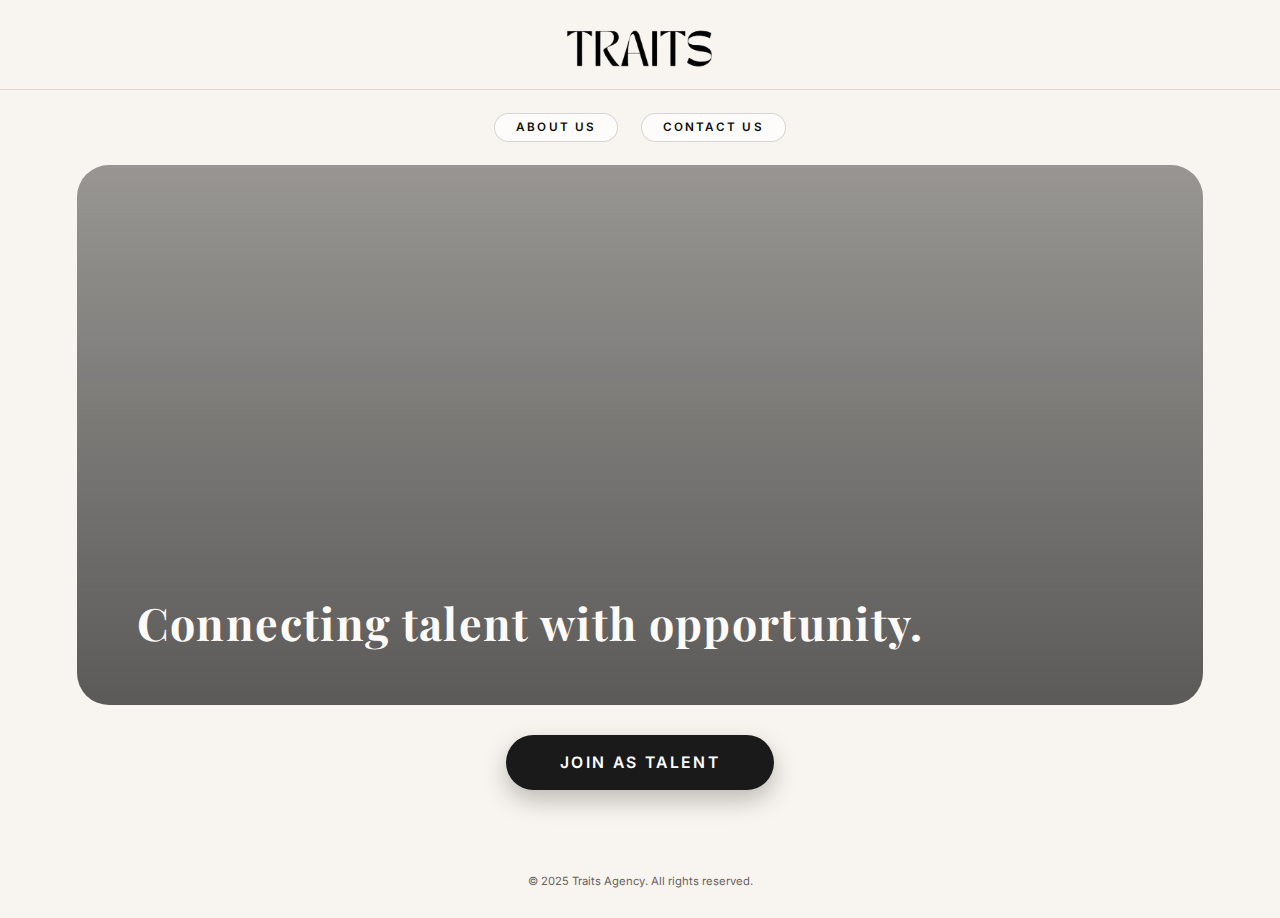
<file: index.html>
<!DOCTYPE html>
<html lang="en">
  <head>
    <meta charset="utf-8" />
    <meta name="viewport" content="width=device-width, initial-scale=1" />
    <title>Traits Agency</title>
    <meta
      name="description"
      content="Traits Agency curates thoughtful talent for fashion, film, and digital campaigns with a minimalist approach."
    />
    <link rel="preconnect" href="https://fonts.googleapis.com" />
    <link rel="preconnect" href="https://fonts.gstatic.com" crossorigin />
    <link
      href="https://fonts.googleapis.com/css2?family=Inter:wght@400;500;600&family=Playfair+Display:wght@500;600&family=Prata&display=swap"
      rel="stylesheet"
    />
    <link rel="stylesheet" href="styles.css" />
  </head>
  <body>
    <div class="page-shell">
      <header class="top-nav">
        <a class="brand" href="index.html">
          <img src="traits-logo.png" alt="Traits Agency" class="brand-logo" />
        </a>
      </header>

      <main>
        <nav class="hero-nav" aria-label="Primary">
          <a href="about.html">About Us</a>
          <a href="contact.html">Contact Us</a>
        </nav>

        <section class="hero" aria-labelledby="hero-title">
          <div class="hero-inner">
            <h1 id="hero-title">Connecting talent with opportunity.</h1>
          </div>
        </section>

        <section class="hero-actions">
          <div class="cta-panel">
            <a class="btn btn-primary" href="apply.html">Join as Talent</a>
          </div>
        </section>
      </main>

      <footer class="page-footer">
        <small>&copy; 2025 Traits Agency. All rights reserved.</small>
      </footer>
    </div>
  </body>
</html>
</file>
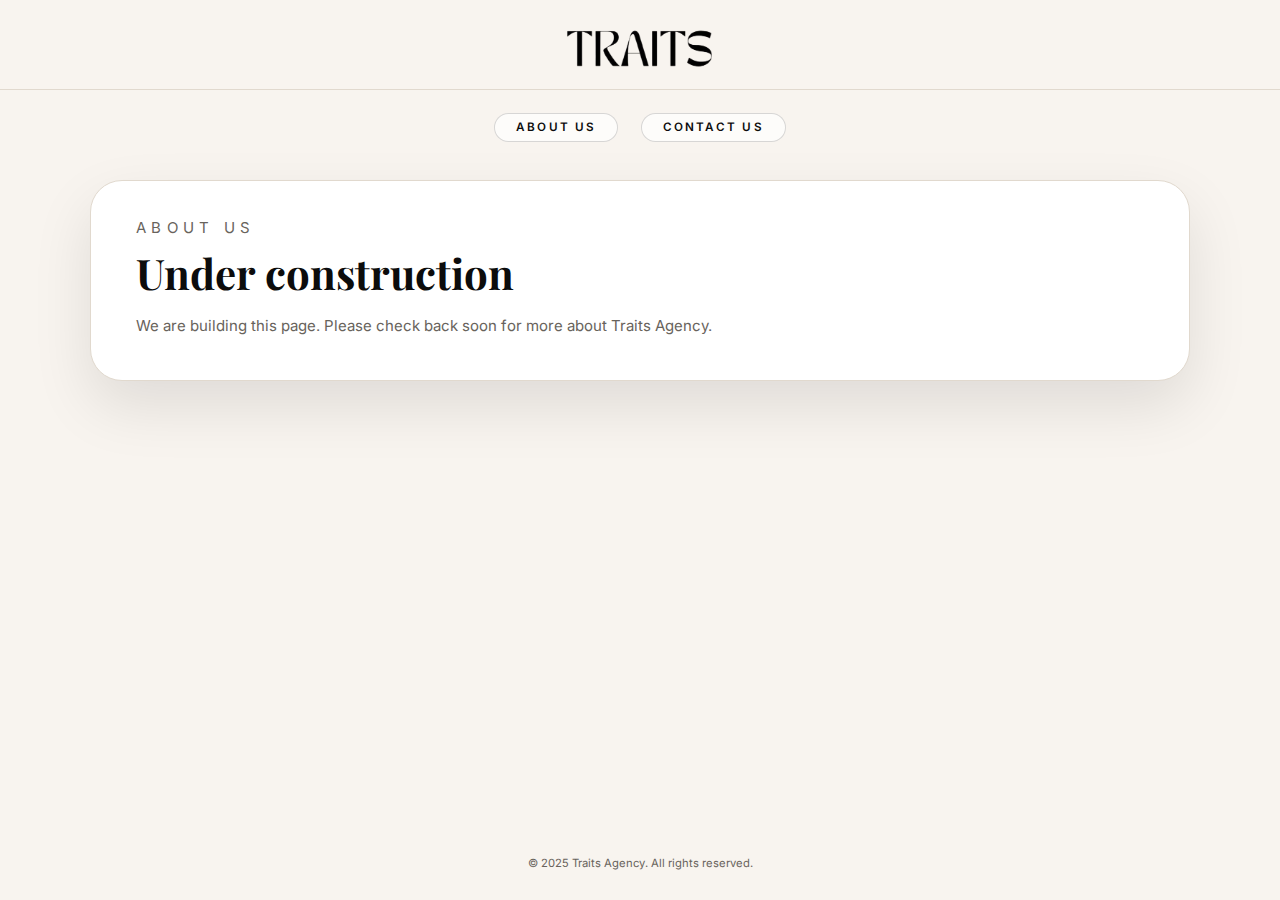
<file: about.html>
<!DOCTYPE html>
<html lang="en">
  <head>
    <meta charset="utf-8" />
    <meta name="viewport" content="width=device-width, initial-scale=1" />
    <title>About Us - Traits Agency</title>
    <meta
      name="description"
      content="Learn more about the philosophy and people behind Traits Agency."
    />
    <link rel="preconnect" href="https://fonts.googleapis.com" />
    <link rel="preconnect" href="https://fonts.gstatic.com" crossorigin />
    <link
      href="https://fonts.googleapis.com/css2?family=Inter:wght@400;500;600&family=Playfair+Display:wght@500;600&family=Prata&display=swap"
      rel="stylesheet"
    />
    <link rel="stylesheet" href="styles.css" />
  </head>
  <body>
    <div class="page-shell">
      <header class="top-nav">
        <a class="brand" href="index.html">
          <img src="traits-logo.png" alt="Traits Agency" class="brand-logo" />
        </a>
      </header>

      <main>
        <nav class="hero-nav" aria-label="Primary">
          <a href="about.html">About Us</a>
          <a href="contact.html">Contact Us</a>
        </nav>
        <section class="about-hero">
          <p class="eyebrow">About Us</p>
          <h1>Under construction</h1>
          <p>We are building this page. Please check back soon for more about Traits Agency.</p>
        </section>
      </main>

      <footer class="page-footer">
        <small>&copy; 2025 Traits Agency. All rights reserved.</small>
      </footer>
    </div>
  </body>
</html>
</file>
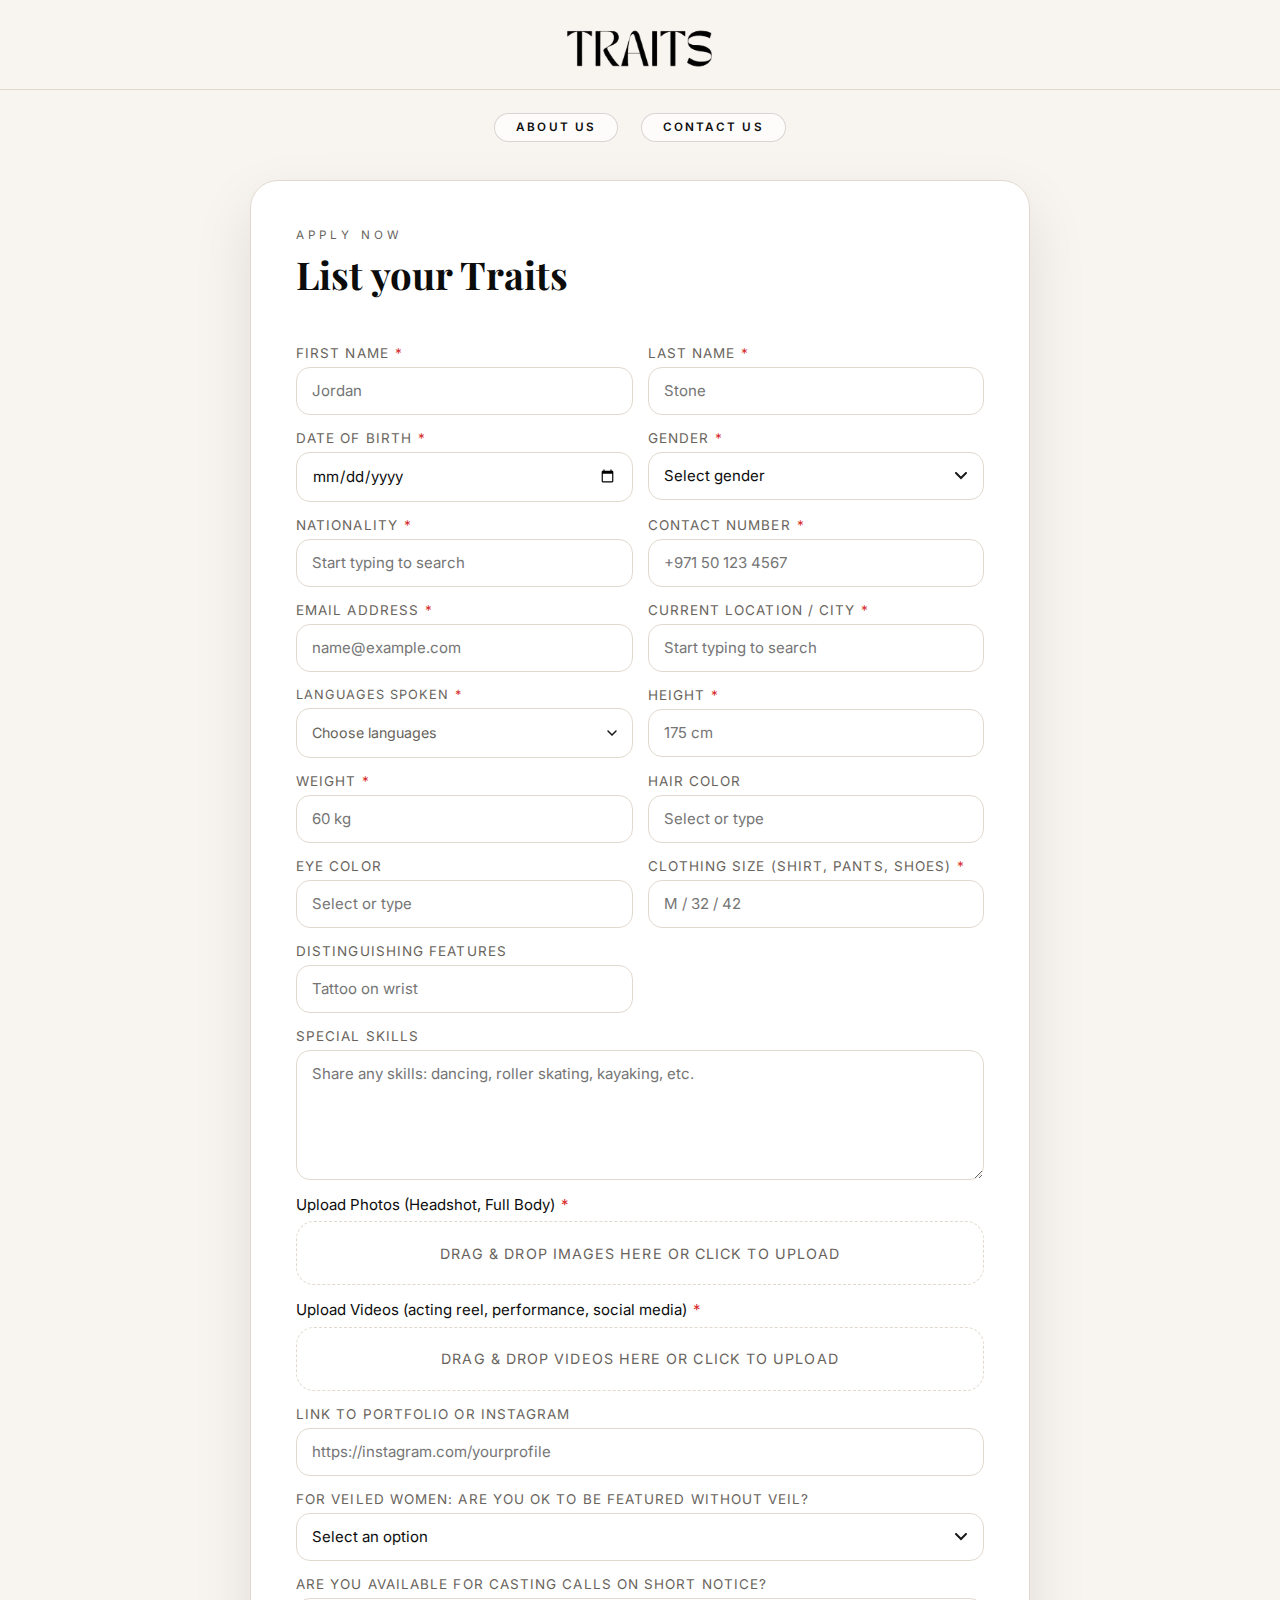
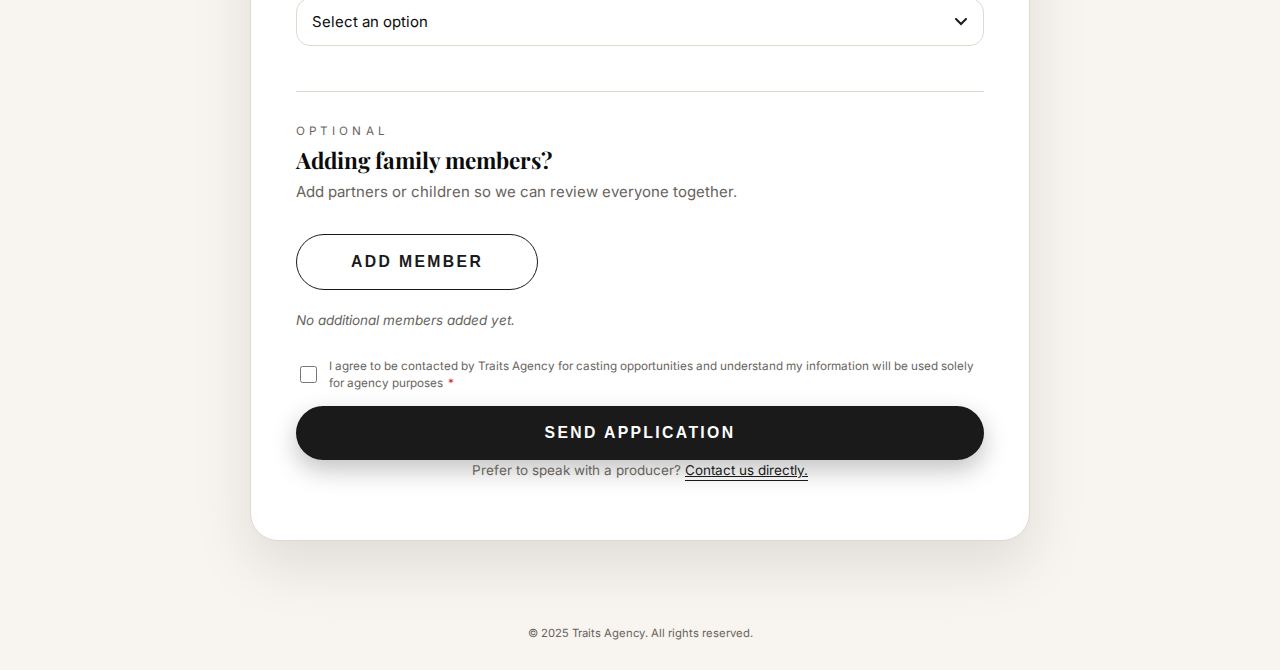
<file: apply.html>
<!DOCTYPE html>
<html lang="en">
  <head>
    <meta charset="utf-8" />
    <meta name="viewport" content="width=device-width, initial-scale=1" />
    <title>Apply - Traits Agency</title>
    <meta
      name="description"
      content="Submit an application to Traits Agency to be considered for upcoming talent opportunities."
    />
    <link rel="preconnect" href="https://fonts.googleapis.com" />
    <link rel="preconnect" href="https://fonts.gstatic.com" crossorigin />
    <link
      href="https://fonts.googleapis.com/css2?family=Inter:wght@400;500;600&family=Playfair+Display:wght@500;600&family=Prata&display=swap"
      rel="stylesheet"
    />
    <link rel="stylesheet" href="styles.css" />
  </head>
  <body>
    <div class="page-shell">
      <header class="top-nav">
        <a class="brand" href="index.html">
          <img src="traits-logo.png" alt="Traits Agency" class="brand-logo" />
        </a>
      </header>

      <main>
        <nav class="hero-nav" aria-label="Primary">
          <a href="about.html">About Us</a>
          <a href="contact.html">Contact Us</a>
        </nav>
        <section class="form-section">
          <div class="form-card">
            <p class="eyebrow">Apply now</p>
            <h1>List your Traits</h1>

            <form
              id="application-form"
              class="form-grid"
              action="https://4nlsyfz1.rpcl.app/webhook/88eafe9d-ad03-4a66-9622-0519ef7f92b6"
              method="post"
              enctype="multipart/form-data"
            >
              <div class="form-grid two-column">
                <label>
                  <span class="field-label">
                    First Name <span class="required-star">*</span>
                  </span>
                  <input type="text" name="first_name" required placeholder="Jordan" />
                </label>
                <label>
                  <span class="field-label">
                    Last Name <span class="required-star">*</span>
                  </span>
                  <input type="text" name="last_name" required placeholder="Stone" />
                </label>
                <label>
                  <span class="field-label">
                    Date of Birth <span class="required-star">*</span>
                  </span>
                  <input type="date" name="dob" required />
                </label>
                <label>
                  <span class="field-label">
                    Gender <span class="required-star">*</span>
                  </span>
                  <select name="gender" required>
                    <option value="" disabled selected>Select gender</option>
                    <option value="female">Female</option>
                    <option value="male">Male</option>
                  </select>
                </label>
                <label>
                  <span class="field-label">
                    Nationality <span class="required-star">*</span>
                  </span>
                  <input
                    type="text"
                    name="nationality"
                    list="nationality-list"
                    required
                    placeholder="Start typing to search"
                  />
                </label>
                <label>
                  <span class="field-label">
                    Contact Number <span class="required-star">*</span>
                  </span>
                  <input type="tel" name="phone" required placeholder="+971 50 123 4567" />
                </label>
                <label>
                  <span class="field-label">
                    Email Address <span class="required-star">*</span>
                  </span>
                  <input type="email" name="email" required placeholder="name@example.com" />
                </label>
                <label>
                  <span class="field-label">
                    Current Location / City <span class="required-star">*</span>
                  </span>
                  <input
                    type="text"
                    name="location"
                    list="city-list"
                    required
                    placeholder="Start typing to search"
                  />
                </label>
                <div class="language-select">
                  <span class="language-select-label field-label">
                    Languages Spoken <span class="required-star">*</span>
                  </span>
                  <div class="language-select-input" tabindex="0" role="combobox" aria-expanded="false">
                    <div class="language-select-tags" aria-live="polite"></div>
                    <span class="language-select-placeholder">Choose languages</span>
                    <span class="language-select-arrow" aria-hidden="true"></span>
                  </div>
                  <div class="language-select-menu" role="listbox">
                    <button type="button" data-value="Afrikaans">Afrikaans</button>
                    <button type="button" data-value="Albanian">Albanian</button>
                    <button type="button" data-value="Amharic">Amharic</button>
                    <button type="button" data-value="Arabic">Arabic</button>
                    <button type="button" data-value="Armenian">Armenian</button>
                    <button type="button" data-value="Bengali">Bengali</button>
                    <button type="button" data-value="Bulgarian">Bulgarian</button>
                    <button type="button" data-value="Burmese">Burmese</button>
                    <button type="button" data-value="Cantonese">Cantonese</button>
                    <button type="button" data-value="Croatian">Croatian</button>
                    <button type="button" data-value="Czech">Czech</button>
                    <button type="button" data-value="Danish">Danish</button>
                    <button type="button" data-value="Dutch">Dutch</button>
                    <button type="button" data-value="English">English</button>
                    <button type="button" data-value="Estonian">Estonian</button>
                    <button type="button" data-value="Farsi">Farsi</button>
                    <button type="button" data-value="Finnish">Finnish</button>
                    <button type="button" data-value="French">French</button>
                    <button type="button" data-value="Georgian">Georgian</button>
                    <button type="button" data-value="German">German</button>
                    <button type="button" data-value="Greek">Greek</button>
                    <button type="button" data-value="Hebrew">Hebrew</button>
                    <button type="button" data-value="Hindi">Hindi</button>
                    <button type="button" data-value="Hungarian">Hungarian</button>
                    <button type="button" data-value="Indonesian">Indonesian</button>
                    <button type="button" data-value="Italian">Italian</button>
                    <button type="button" data-value="Japanese">Japanese</button>
                    <button type="button" data-value="Korean">Korean</button>
                    <button type="button" data-value="Latvian">Latvian</button>
                    <button type="button" data-value="Lithuanian">Lithuanian</button>
                    <button type="button" data-value="Malay">Malay</button>
                    <button type="button" data-value="Mandarin Chinese">Mandarin Chinese</button>
                    <button type="button" data-value="Norwegian">Norwegian</button>
                    <button type="button" data-value="Polish">Polish</button>
                    <button type="button" data-value="Portuguese">Portuguese</button>
                    <button type="button" data-value="Romanian">Romanian</button>
                    <button type="button" data-value="Russian">Russian</button>
                    <button type="button" data-value="Serbian">Serbian</button>
                    <button type="button" data-value="Somali">Somali</button>
                    <button type="button" data-value="Spanish">Spanish</button>
                    <button type="button" data-value="Swahili">Swahili</button>
                    <button type="button" data-value="Swedish">Swedish</button>
                    <button type="button" data-value="Tagalog">Tagalog</button>
                    <button type="button" data-value="Thai">Thai</button>
                    <button type="button" data-value="Turkish">Turkish</button>
                    <button type="button" data-value="Ukrainian">Ukrainian</button>
                    <button type="button" data-value="Urdu">Urdu</button>
                    <button type="button" data-value="Vietnamese">Vietnamese</button>
                  </div>
                  <input type="hidden" name="languages" required />
                </div>
                <label>
                  <span class="field-label">
                    Height <span class="required-star">*</span>
                  </span>
                  <input type="text" name="height" required placeholder="175 cm" />
                </label>
                <label>
                  <span class="field-label">
                    Weight <span class="required-star">*</span>
                  </span>
                  <input type="text" name="weight" required placeholder="60 kg" />
                </label>
                <label>
                  Hair Color
                  <input
                    type="text"
                    name="hair_color"
                    list="hair-color-list"
                    placeholder="Select or type"
                  />
                </label>
                <label>
                  Eye Color
                  <input
                    type="text"
                    name="eye_color"
                    list="eye-color-list"
                    placeholder="Select or type"
                  />
                </label>
                <label>
                  <span class="field-label">
                    Clothing Size (Shirt, Pants, Shoes) <span class="required-star">*</span>
                  </span>
                  <input
                    type="text"
                    name="clothing_size"
                    required
                    placeholder="M / 32 / 42"
                    pattern="^[A-Za-z]{1,3}\s?\/\s?\d{1,2}\s?\/\s?\d{1,2}$"
                    title="Use the format Shirt / Pants / Shoes, e.g. M / 32 / 42"
                  />
                </label>
                <label>
                  Distinguishing features
                  <input type="text" name="features" placeholder="Tattoo on wrist" />
                </label>
              </div>

              <label>
                Special skills
                <textarea
                  name="skills"
                  placeholder="Share any skills: dancing, roller skating, kayaking, etc."
                ></textarea>
              </label>

              <div class="drop-group">
                <span class="field-label">
                  Upload Photos (Headshot, Full Body) <span class="required-star">*</span>
                </span>
                <label class="dropzone">
                  <input type="file" name="photos" accept="image/*" multiple required />
                  <span class="dropzone-text">Drag & drop images here or click to upload</span>
                </label>
              </div>
              <div class="drop-group">
                <span class="field-label">
                  Upload Videos (acting reel, performance, social media) <span class="required-star">*</span>
                </span>
                <label class="dropzone">
                  <input type="file" name="videos" accept="video/*" multiple required />
                  <span class="dropzone-text">Drag & drop videos here or click to upload</span>
                </label>
              </div>

              <label>
                Link to Portfolio or Instagram
                <input type="url" name="portfolio" placeholder="https://instagram.com/yourprofile" />
              </label>

              <label>
                For veiled women: are you ok to be featured without veil?
                <select name="veil_preference">
                  <option value="" selected disabled>Select an option</option>
                  <option value="yes">Yes</option>
                  <option value="no">No</option>
                </select>
              </label>
              <label>
                Are you available for casting calls on short notice?
                <select name="short_notice">
                  <option value="" selected disabled>Select an option</option>
                  <option value="yes">Yes</option>
                  <option value="no">No</option>
                </select>
              </label>

              <section class="family-section">
                <div class="family-header">
                  <div>
                    <p class="eyebrow">Optional</p>
                    <h2>Adding family members?</h2>
                    <p>Add partners or children so we can review everyone together.</p>
                  </div>
                  <button type="button" class="btn btn-outline add-member-btn">Add member</button>
                </div>
                <div class="family-members" data-empty-text="No additional members added yet."></div>
              </section>

              <template id="family-member-template">
                <div class="family-member">
                  <div class="member-head">
                    <div>
                      <p class="member-label"></p>
                      <small>Fill in details for this person.</small>
                    </div>
                    <button type="button" class="remove-member" aria-label="Remove member">&times;</button>
                  </div>
                  <div class="member-grid form-grid two-column">
                    <label>
                      <span class="field-label">
                        First Name <span class="required-star">*</span>
                      </span>
                      <input type="text" name="member_first_name[]" required placeholder="Alex" />
                    </label>
                    <label>
                      <span class="field-label">
                        Last Name <span class="required-star">*</span>
                      </span>
                      <input type="text" name="member_last_name[]" required placeholder="Taylor" />
                    </label>
                    <label>
                      <span class="field-label">
                        Date of Birth <span class="required-star">*</span>
                      </span>
                      <input type="date" name="member_dob[]" required />
                    </label>
                    <label>
                      <span class="field-label">
                        Gender <span class="required-star">*</span>
                      </span>
                      <select name="member_gender[]" required>
                        <option value="" disabled selected>Select gender</option>
                        <option value="female">Female</option>
                        <option value="male">Male</option>
                      </select>
                    </label>
                    <label>
                      <span class="field-label">
                        Relation to applicant <span class="required-star">*</span>
                      </span>
                      <input type="text" name="member_relation[]" required placeholder="Sibling" />
                    </label>
                    <label>
                      <span class="field-label">
                        Contact Number <span class="required-star">*</span>
                      </span>
                      <input type="tel" name="member_phone[]" required placeholder="+971 50 123 4567" />
                    </label>
                    <label>
                      <span class="field-label">
                        Email Address <span class="required-star">*</span>
                      </span>
                      <input type="email" name="member_email[]" required placeholder="name@example.com" />
                    </label>
                    <label>
                      <span class="field-label">
                        Nationality <span class="required-star">*</span>
                      </span>
                      <input
                        type="text"
                        name="member_nationality[]"
                        list="nationality-list"
                        required
                        placeholder="Start typing to search"
                      />
                    </label>
                    <label>
                      <span class="field-label">
                        Current Location / City <span class="required-star">*</span>
                      </span>
                      <input
                        type="text"
                        name="member_location[]"
                        list="city-list"
                        required
                        placeholder="Start typing to search"
                      />
                    </label>
                    <div class="language-select">
                      <span class="language-select-label field-label">
                        Languages Spoken <span class="required-star">*</span>
                      </span>
                      <div class="language-select-input" tabindex="0" role="combobox" aria-expanded="false">
                        <div class="language-select-tags" aria-live="polite"></div>
                        <span class="language-select-placeholder">Choose languages</span>
                        <span class="language-select-arrow" aria-hidden="true"></span>
                      </div>
                      <div class="language-select-menu" role="listbox">
                        <button type="button" data-value="Afrikaans">Afrikaans</button>
                        <button type="button" data-value="Albanian">Albanian</button>
                        <button type="button" data-value="Amharic">Amharic</button>
                        <button type="button" data-value="Arabic">Arabic</button>
                        <button type="button" data-value="Armenian">Armenian</button>
                        <button type="button" data-value="Bengali">Bengali</button>
                        <button type="button" data-value="Bulgarian">Bulgarian</button>
                        <button type="button" data-value="Burmese">Burmese</button>
                        <button type="button" data-value="Cantonese">Cantonese</button>
                        <button type="button" data-value="Croatian">Croatian</button>
                        <button type="button" data-value="Czech">Czech</button>
                        <button type="button" data-value="Danish">Danish</button>
                        <button type="button" data-value="Dutch">Dutch</button>
                        <button type="button" data-value="English">English</button>
                        <button type="button" data-value="Estonian">Estonian</button>
                        <button type="button" data-value="Farsi">Farsi</button>
                        <button type="button" data-value="Finnish">Finnish</button>
                        <button type="button" data-value="French">French</button>
                        <button type="button" data-value="Georgian">Georgian</button>
                        <button type="button" data-value="German">German</button>
                        <button type="button" data-value="Greek">Greek</button>
                        <button type="button" data-value="Hebrew">Hebrew</button>
                        <button type="button" data-value="Hindi">Hindi</button>
                        <button type="button" data-value="Hungarian">Hungarian</button>
                        <button type="button" data-value="Indonesian">Indonesian</button>
                        <button type="button" data-value="Italian">Italian</button>
                        <button type="button" data-value="Japanese">Japanese</button>
                        <button type="button" data-value="Korean">Korean</button>
                        <button type="button" data-value="Latvian">Latvian</button>
                        <button type="button" data-value="Lithuanian">Lithuanian</button>
                        <button type="button" data-value="Malay">Malay</button>
                        <button type="button" data-value="Mandarin Chinese">Mandarin Chinese</button>
                        <button type="button" data-value="Norwegian">Norwegian</button>
                        <button type="button" data-value="Polish">Polish</button>
                        <button type="button" data-value="Portuguese">Portuguese</button>
                        <button type="button" data-value="Romanian">Romanian</button>
                        <button type="button" data-value="Russian">Russian</button>
                        <button type="button" data-value="Serbian">Serbian</button>
                        <button type="button" data-value="Somali">Somali</button>
                        <button type="button" data-value="Spanish">Spanish</button>
                        <button type="button" data-value="Swahili">Swahili</button>
                        <button type="button" data-value="Swedish">Swedish</button>
                        <button type="button" data-value="Tagalog">Tagalog</button>
                        <button type="button" data-value="Thai">Thai</button>
                        <button type="button" data-value="Turkish">Turkish</button>
                        <button type="button" data-value="Ukrainian">Ukrainian</button>
                        <button type="button" data-value="Urdu">Urdu</button>
                        <button type="button" data-value="Vietnamese">Vietnamese</button>
                      </div>
                      <input type="hidden" name="member_languages[]" required />
                    </div>
                    <label>
                      <span class="field-label">
                        Height <span class="required-star">*</span>
                      </span>
                      <input type="text" name="member_height[]" required placeholder="150 cm" />
                    </label>
                    <label>
                      <span class="field-label">
                        Weight <span class="required-star">*</span>
                      </span>
                      <input type="text" name="member_weight[]" required placeholder="45 kg" />
                    </label>
                    <label>
                      Hair Color
                      <input
                        type="text"
                        name="member_hair[]"
                        list="hair-color-list"
                        placeholder="Select or type"
                      />
                    </label>
                    <label>
                      Eye Color
                      <input
                        type="text"
                        name="member_eye[]"
                        list="eye-color-list"
                        placeholder="Select or type"
                      />
                    </label>
                    <label>
                      Clothing Size (Shirt, Pants, Shoes)
                      <input
                        type="text"
                        name="member_clothing[]"
                        placeholder="S / 28 / 38"
                        pattern="^[A-Za-z]{1,3}\s?\/\s?\d{1,2}\s?\/\s?\d{1,2}$"
                        title="Use the format Shirt / Pants / Shoes, e.g. M / 32 / 42"
                      />
                    </label>
                    <label>
                      Distinguishing features
                      <input type="text" name="member_features[]" placeholder="Birthmark on hand" />
                    </label>
                  </div>
                  <label>
                    Special skills
                    <textarea
                      name="member_skills[]"
                      placeholder="Share any skills: dancing, roller skating, kayaking, etc."
                    ></textarea>
                  </label>
                  <div class="drop-group member-media">
                    <span class="field-label">
                      Upload Photos for this member <span class="required-star">*</span>
                    </span>
                    <label class="dropzone">
                      <input type="file" name="member_photos[]" accept="image/*" multiple required />
                      <span class="dropzone-text">Drag & drop images here or click to upload</span>
                    </label>
                  </div>
                    <div class="drop-group member-media">
                    <span class="field-label">
                      Upload Videos for this member <span class="required-star">*</span>
                    </span>
                    <label class="dropzone">
                      <input type="file" name="member_videos[]" accept="video/*" multiple required />
                      <span class="dropzone-text">Drag & drop videos here or click to upload</span>
                    </label>
                  </div>
                </div>
              </template>

              <label class="checkbox">
                <input type="checkbox" name="consent" required />
                <span>
                  I agree to be contacted by Traits Agency for casting opportunities and understand my
                  information will be used solely for agency purposes
                  <span class="required-star">*</span>
                </span>
              </label>

              <button type="submit" class="btn btn-primary">Send application</button>

              <datalist id="nationality-list">
                <option value="Afghan"></option>
                <option value="Albanian"></option>
                <option value="Algerian"></option>
                <option value="Andorran"></option>
                <option value="Angolan"></option>
                <option value="Antiguan and Barbudan"></option>
                <option value="Argentine"></option>
                <option value="Armenian"></option>
                <option value="Australian"></option>
                <option value="Austrian"></option>
                <option value="Azerbaijani"></option>
                <option value="Bahamian"></option>
                <option value="Bahraini"></option>
                <option value="Bangladeshi"></option>
                <option value="Barbadian"></option>
                <option value="Belarusian"></option>
                <option value="Belgian"></option>
                <option value="Belizean"></option>
                <option value="Beninese"></option>
                <option value="Bhutanese"></option>
                <option value="Bolivian"></option>
                <option value="Bosnian and Herzegovinian"></option>
                <option value="Botswanan"></option>
                <option value="Brazilian"></option>
                <option value="Bruneian"></option>
                <option value="Bulgarian"></option>
                <option value="Burkinabé"></option>
                <option value="Burundian"></option>
                <option value="Cabo Verdean"></option>
                <option value="Cambodian"></option>
                <option value="Cameroonian"></option>
                <option value="Canadian"></option>
                <option value="Central African"></option>
                <option value="Chadian"></option>
                <option value="Chilean"></option>
                <option value="Chinese"></option>
                <option value="Colombian"></option>
                <option value="Comorian"></option>
                <option value="Congolese (Republic)"></option>
                <option value="Congolese (DRC)"></option>
                <option value="Costa Rican"></option>
                <option value="Croatian"></option>
                <option value="Cuban"></option>
                <option value="Cypriot"></option>
                <option value="Czech"></option>
                <option value="Danish"></option>
                <option value="Djiboutian"></option>
                <option value="Dominican"></option>
                <option value="Dominican (Republic)"></option>
                <option value="Dutch"></option>
                <option value="Ecuadorian"></option>
                <option value="Egyptian"></option>
                <option value="El Salvadoran"></option>
                <option value="Equatorial Guinean"></option>
                <option value="Eritrean"></option>
                <option value="Estonian"></option>
                <option value="Eswatini"></option>
                <option value="Ethiopian"></option>
                <option value="Fijian"></option>
                <option value="Finnish"></option>
                <option value="French"></option>
                <option value="Gabonese"></option>
                <option value="Gambian"></option>
                <option value="Georgian"></option>
                <option value="German"></option>
                <option value="Ghanaian"></option>
                <option value="Greek"></option>
                <option value="Grenadian"></option>
                <option value="Guatemalan"></option>
                <option value="Guinean"></option>
                <option value="Guinea-Bissauan"></option>
                <option value="Guyanese"></option>
                <option value="Haitian"></option>
                <option value="Honduran"></option>
                <option value="Hungarian"></option>
                <option value="Icelandic"></option>
                <option value="Indian"></option>
                <option value="Indonesian"></option>
                <option value="Iranian"></option>
                <option value="Iraqi"></option>
                <option value="Irish"></option>
                <option value="Israeli"></option>
                <option value="Italian"></option>
                <option value="Jamaican"></option>
                <option value="Japanese"></option>
                <option value="Jordanian"></option>
                <option value="Kazakh"></option>
                <option value="Kenyan"></option>
                <option value="Kiribati"></option>
                <option value="Kuwaiti"></option>
                <option value="Kyrgyz"></option>
                <option value="Lao"></option>
                <option value="Latvian"></option>
                <option value="Lebanese"></option>
                <option value="Lesotho"></option>
                <option value="Liberian"></option>
                <option value="Libyan"></option>
                <option value="Liechtensteiner"></option>
                <option value="Lithuanian"></option>
                <option value="Luxembourgish"></option>
                <option value="Malagasy"></option>
                <option value="Malawian"></option>
                <option value="Malaysian"></option>
                <option value="Maldivian"></option>
                <option value="Malian"></option>
                <option value="Maltese"></option>
                <option value="Marshallese"></option>
                <option value="Mauritanian"></option>
                <option value="Mauritian"></option>
                <option value="Mexican"></option>
                <option value="Micronesian"></option>
                <option value="Moldovan"></option>
                <option value="Monacan"></option>
                <option value="Mongolian"></option>
                <option value="Montenegrin"></option>
                <option value="Moroccan"></option>
                <option value="Mozambican"></option>
                <option value="Myanmar"></option>
                <option value="Namibian"></option>
                <option value="Nauruan"></option>
                <option value="Nepalese"></option>
                <option value="New Zealander"></option>
                <option value="Nicaraguan"></option>
                <option value="Nigerien"></option>
                <option value="Nigerian"></option>
                <option value="North Korean"></option>
                <option value="North Macedonian"></option>
                <option value="Norwegian"></option>
                <option value="Omani"></option>
                <option value="Pakistani"></option>
                <option value="Palauan"></option>
                <option value="Panamanian"></option>
                <option value="Papua New Guinean"></option>
                <option value="Paraguayan"></option>
                <option value="Peruvian"></option>
                <option value="Philippine"></option>
                <option value="Polish"></option>
                <option value="Portuguese"></option>
                <option value="Qatari"></option>
                <option value="Romanian"></option>
                <option value="Russian"></option>
                <option value="Rwandan"></option>
                <option value="Saint Kitts and Nevis"></option>
                <option value="Saint Lucian"></option>
                <option value="Saint Vincentian"></option>
                <option value="Samoan"></option>
                <option value="San Marinese"></option>
                <option value="Sao Tomean"></option>
                <option value="Saudi"></option>
                <option value="Senegalese"></option>
                <option value="Serbian"></option>
                <option value="Seychellois"></option>
                <option value="Sierra Leonean"></option>
                <option value="Singaporean"></option>
                <option value="Slovak"></option>
                <option value="Slovenian"></option>
                <option value="Solomon Islander"></option>
                <option value="Somali"></option>
                <option value="South African"></option>
                <option value="South Korean"></option>
                <option value="South Sudanese"></option>
                <option value="Spanish"></option>
                <option value="Sri Lankan"></option>
                <option value="Sudanese"></option>
                <option value="Surinamese"></option>
                <option value="Swazi"></option>
                <option value="Swedish"></option>
                <option value="Swiss"></option>
                <option value="Syrian"></option>
                <option value="Taiwanese"></option>
                <option value="Tajik"></option>
                <option value="Tanzanian"></option>
                <option value="Thai"></option>
                <option value="Timorese"></option>
                <option value="Togolese"></option>
                <option value="Tongan"></option>
                <option value="Trinidadian and Tobagonian"></option>
                <option value="Tunisian"></option>
                <option value="Turkish"></option>
                <option value="Turkmen"></option>
                <option value="Tuvaluan"></option>
                <option value="Ugandan"></option>
                <option value="Ukrainian"></option>
                <option value="United Arab Emirates"></option>
                <option value="United Kingdom"></option>
                <option value="United States"></option>
                <option value="Uruguayan"></option>
                <option value="Uzbek"></option>
                <option value="Vanuatuan"></option>
                <option value="Vatican"></option>
                <option value="Venezuelan"></option>
                <option value="Vietnamese"></option>
                <option value="Yemeni"></option>
                <option value="Zambian"></option>
                <option value="Zimbabwean"></option>
              </datalist>
              <datalist id="city-list">
                <option value="Abu Dhabi"></option>
                <option value="Alexandria"></option>
                <option value="Amman"></option>
                <option value="Antalya"></option>
                <option value="Athens"></option>
                <option value="Bangkok"></option>
                <option value="Barcelona"></option>
                <option value="Beirut"></option>
                <option value="Berlin"></option>
                <option value="Casablanca"></option>
                <option value="Cairo"></option>
                <option value="Doha"></option>
                <option value="Dubai"></option>
                <option value="Dublin"></option>
                <option value="Istanbul"></option>
                <option value="Jeddah"></option>
                <option value="Johannesburg"></option>
                <option value="Kuwait City"></option>
                <option value="London"></option>
                <option value="Los Angeles"></option>
                <option value="Madrid"></option>
                <option value="Manama"></option>
                <option value="Milan"></option>
                <option value="Monaco"></option>
                <option value="Montreal"></option>
                <option value="Moscow"></option>
                <option value="Muscat"></option>
                <option value="New York"></option>
                <option value="Paris"></option>
                <option value="Rabat"></option>
                <option value="Riyadh"></option>
                <option value="Rome"></option>
                <option value="San Francisco"></option>
                <option value="Sharjah"></option>
                <option value="Sydney"></option>
                <option value="Tokyo"></option>
                <option value="Toronto"></option>
                <option value="Tripoli"></option>
                <option value="Tunis"></option>
                <option value="Zurich"></option>
              </datalist>
              <datalist id="hair-color-list">
                <option value="Ash Blonde"></option>
                <option value="Auburn"></option>
                <option value="Black"></option>
                <option value="Blonde"></option>
                <option value="Brown"></option>
                <option value="Chestnut"></option>
                <option value="Chocolate Brown"></option>
                <option value="Copper"></option>
                <option value="Dark Blonde"></option>
                <option value="Dark Brown"></option>
                <option value="Gray"></option>
                <option value="Light Blonde"></option>
                <option value="Light Brown"></option>
                <option value="Platinum Blonde"></option>
                <option value="Red"></option>
                <option value="Silver"></option>
                <option value="Strawberry Blonde"></option>
              </datalist>
              <datalist id="eye-color-list">
                <option value="Amber"></option>
                <option value="Blue"></option>
                <option value="Brown"></option>
                <option value="Gray"></option>
                <option value="Green"></option>
                <option value="Hazel"></option>
                <option value="Hazel Blue"></option>
                <option value="Hazel Green"></option>
                <option value="Light Brown"></option>
                <option value="Dark Brown"></option>
              </datalist>
            </form>
            <div class="form-status" data-form-status role="status" aria-live="polite" hidden></div>

            <p class="form-footnote">
              Prefer to speak with a producer? <a href="contact.html">Contact us directly.</a>
            </p>
          </div>
        </section>
      </main>

      <footer class="page-footer">
        <small>&copy; 2025 Traits Agency. All rights reserved.</small>
      </footer>
    </div>
        <script>
      (function () {
        const bindZone = (zone) => {
          const input = zone.querySelector('input[type="file"]');
          const text = zone.querySelector('.dropzone-text');
          if (!input || !text) return;
          const defaultText = text.textContent;

          const updateText = () => {
            if (input.files && input.files.length) {
              text.textContent = `${input.files.length} file(s) selected`;
            } else {
              text.textContent = defaultText;
            }
          };

          zone.addEventListener('click', () => input.click());
          input.addEventListener('change', updateText);

          ['dragenter', 'dragover'].forEach((eventName) => {
            zone.addEventListener(eventName, (e) => {
              e.preventDefault();
              e.stopPropagation();
              zone.classList.add('is-dragover');
            });
          });

          ['dragleave', 'dragend'].forEach((eventName) => {
            zone.addEventListener(eventName, (e) => {
              e.preventDefault();
              e.stopPropagation();
              zone.classList.remove('is-dragover');
            });
          });

          zone.addEventListener('drop', (e) => {
            e.preventDefault();
            e.stopPropagation();
            zone.classList.remove('is-dragover');
            if (e.dataTransfer.files.length) {
              input.files = e.dataTransfer.files;
              updateText();
            }
          });

          zone.addEventListener('dropzone:reset', () => {
            zone.classList.remove('is-dragover');
            input.value = '';
            text.textContent = defaultText;
          });
        };

        const initDropzones = (root = document) => {
          root.querySelectorAll('.dropzone').forEach((zone) => {
            if (zone.dataset.bound === 'true') return;
            zone.dataset.bound = 'true';
            bindZone(zone);
          });
        };

        initDropzones();
        window.initDropzones = initDropzones;
      })();

      (function () {
        const closeAll = (selects, except) => {
          selects.forEach((select) => {
            if (select !== except) {
              select.classList.remove('is-open');
              const trigger = select.querySelector('.language-select-input');
              if (trigger) {
                trigger.setAttribute('aria-expanded', 'false');
              }
            }
          });
        };

        const bindSelect = (select) => {
          const trigger = select.querySelector('.language-select-input');
          const menu = select.querySelector('.language-select-menu');
          const placeholder = select.querySelector('.language-select-placeholder');
          const tagsContainer = select.querySelector('.language-select-tags');
          const hiddenInput = select.querySelector('input[type="hidden"]');
          if (!trigger || !menu || !placeholder || !tagsContainer || !hiddenInput) return;
          const buttons = Array.from(menu.querySelectorAll('button')).sort((a, b) =>
            a.textContent.localeCompare(b.textContent)
          );
          buttons.forEach((btn) => menu.appendChild(btn));

          const selections = new Set();
          const placeholderDefault = placeholder ? placeholder.textContent.trim() : '';

          const renderTags = () => {
            tagsContainer.innerHTML = '';
            const orderedSelections = Array.from(selections).sort();

            orderedSelections.forEach((value) => {
              const tag = document.createElement('span');
              tag.className = 'language-tag';
              tag.textContent = value;

              const removeBtn = document.createElement('button');
              removeBtn.type = 'button';
              removeBtn.innerHTML = '&times;';
              removeBtn.setAttribute('aria-label', `Remove ${value}`);
              removeBtn.addEventListener('click', (e) => {
                e.stopPropagation();
                selections.delete(value);
                renderTags();
              });

              tag.appendChild(removeBtn);
              tagsContainer.appendChild(tag);
            });

            if (placeholder) {
              if (orderedSelections.length) {
                placeholder.textContent = orderedSelections.join(', ');
                placeholder.classList.add('is-hidden');
              } else {
                placeholder.textContent = placeholderDefault;
                placeholder.classList.remove('is-hidden');
              }
            }

            hiddenInput.value = orderedSelections.join(', ');

            buttons.forEach((btn) => {
              btn.classList.toggle('is-selected', selections.has(btn.dataset.value));
            });
          };

          const toggleMenu = () => {
            const isOpen = select.classList.contains('is-open');
            if (isOpen) {
              select.classList.remove('is-open');
              trigger.setAttribute('aria-expanded', 'false');
            } else {
              closeAll(document.querySelectorAll('.language-select'), select);
              select.classList.add('is-open');
              trigger.setAttribute('aria-expanded', 'true');
            }
          };

          trigger.addEventListener('click', () => toggleMenu());
          trigger.addEventListener('keydown', (e) => {
            if (['Enter', ' '].includes(e.key)) {
              e.preventDefault();
              toggleMenu();
            }
            if (e.key === 'Escape') {
              e.preventDefault();
              closeAll(document.querySelectorAll('.language-select'));
            }
          });

          buttons.forEach((btn) => {
            btn.addEventListener('click', (e) => {
              e.stopPropagation();
              const value = btn.dataset.value;
              if (selections.has(value)) {
                selections.delete(value);
              } else {
                selections.add(value);
              }
              renderTags();
            });
          });

          menu.addEventListener('click', (e) => e.stopPropagation());

          renderTags();

          select.addEventListener('language-select:reset', () => {
            selections.clear();
            renderTags();
          });
        };

        const initLanguageSelects = (root = document) => {
          const selects = Array.from(root.querySelectorAll('.language-select'));
          selects.forEach((select) => {
            if (select.dataset.bound === 'true') return;
            select.dataset.bound = 'true';
            bindSelect(select);
          });
        };

        document.addEventListener('click', (event) => {
          const selects = document.querySelectorAll('.language-select');
          if (![...selects].some((select) => select.contains(event.target))) {
            closeAll(selects);
          }
        });

        initLanguageSelects();
        window.initLanguageSelects = initLanguageSelects;
      })();

      (function () {
        const template = document.getElementById('family-member-template');
        const container = document.querySelector('.family-members');
        const addBtn = document.querySelector('.add-member-btn');
        if (!template || !container || !addBtn) return;

        const updateState = () => {
          container.classList.toggle('has-members', container.children.length > 0);
          Array.from(container.children).forEach((card, index) => {
            const label = card.querySelector('.member-label');
            if (label) {
              label.textContent = `Member ${index + 1}`;
            }
          });
        };

        const addMember = () => {
          const clone = document.importNode(template.content, true);
          const card = clone.querySelector('.family-member');
          const removeBtn = clone.querySelector('.remove-member');
          if (removeBtn) {
            removeBtn.addEventListener('click', () => {
              card.remove();
              updateState();
            });
          }
          container.appendChild(clone);
          if (window.initLanguageSelects) {
            window.initLanguageSelects(card);
          }
          if (window.initDropzones) {
            window.initDropzones(card);
          }
          updateState();
        };

        addBtn.addEventListener('click', addMember);
      })();

      (function () {
        const form = document.getElementById('application-form');
        const statusEl = document.querySelector('[data-form-status]');
        if (!form || !statusEl) return;
        const submitButton = form.querySelector('button[type="submit"]');
        const defaultButtonText = submitButton ? submitButton.textContent : '';
        const webhookUrl = form.getAttribute('action');

        const setStatus = (message, variant = 'info') => {
          statusEl.textContent = message;
          statusEl.classList.remove('is-success', 'is-error', 'is-info');
          statusEl.classList.add(`is-${variant}`);
          statusEl.hidden = false;
        };

        const resetUi = () => {
          form.querySelectorAll('.language-select').forEach((select) => {
            select.dispatchEvent(new CustomEvent('language-select:reset'));
          });
          form.querySelectorAll('.dropzone').forEach((zone) => {
            zone.dispatchEvent(new CustomEvent('dropzone:reset'));
          });
          const familyMembers = form.querySelector('.family-members');
          if (familyMembers) {
            familyMembers.innerHTML = '';
            familyMembers.classList.remove('has-members');
          }
        };

        form.addEventListener('submit', async (event) => {
          event.preventDefault();
          if (form.dataset.submitting === 'true') return;
          if (!form.reportValidity()) return;

          form.dataset.submitting = 'true';
          if (submitButton) {
            submitButton.disabled = true;
            submitButton.textContent = 'Sending...';
          }
          setStatus('Sending your application...', 'info');

          try {
            const formData = new FormData();

            const collectBaseFields = () => {
              const elements = Array.from(form.elements).filter(
                (el) => el.name && !el.closest('.family-member')
              );
              elements.forEach((el) => {
                if (el.type === 'file') {
                  Array.from(el.files || []).forEach((file) => formData.append(el.name, file));
                  return;
                }
                if ((el.type === 'checkbox' || el.type === 'radio') && !el.checked) return;
                formData.append(el.name, el.value);
              });
            };

            const slugify = (value, fallback) => {
              const slug = value.toLowerCase().replace(/[^a-z0-9]+/g, '-').replace(/(^-|-$)/g, '');
              return slug || fallback;
            };

            const appendMemberFiles = (card, inputName, keyPrefix, label) => {
              const input = card.querySelector(`[name="${inputName}"]`);
              if (!input || !input.files) return;
              Array.from(input.files).forEach((file, fileIndex) => {
                const ext = file.name.includes('.') ? file.name.slice(file.name.lastIndexOf('.')) : '';
                const safeLabel = slugify(label, keyPrefix);
                const renamed = new File(
                  [file],
                  `${safeLabel}-${keyPrefix}-${fileIndex + 1}${ext}`,
                  { type: file.type }
                );
                formData.append(`${keyPrefix}[]`, renamed);
              });
            };

            const collectMembers = () => {
              const members = [];
              const cards = Array.from(form.querySelectorAll('.family-member'));
              cards.forEach((card, index) => {
                const grab = (name) => card.querySelector(`[name="${name}"]`)?.value?.trim() || '';
                const memberFirstName = grab('member_first_name[]');
                const memberLastName = grab('member_last_name[]');
                const memberFullName = `${memberFirstName} ${memberLastName}`.trim();
                const memberLabel = memberFullName || `Member ${index + 1}`;
                const memberKey = `member_${index + 1}`;

                members.push({
                  name: memberLabel,
                  first_name: memberFirstName,
                  last_name: memberLastName,
                  dob: grab('member_dob[]'),
                  gender: grab('member_gender[]'),
                  relation: grab('member_relation[]'),
                  phone: grab('member_phone[]'),
                  email: grab('member_email[]'),
                  nationality: grab('member_nationality[]'),
                  location: grab('member_location[]'),
                  languages: grab('member_languages[]'),
                  height: grab('member_height[]'),
                  weight: grab('member_weight[]'),
                  hair: grab('member_hair[]'),
                  eye: grab('member_eye[]'),
                  clothing: grab('member_clothing[]'),
                  features: grab('member_features[]'),
                  skills: grab('member_skills[]'),
                });

                appendMemberFiles(card, 'member_photos[]', `${memberKey}_photos`, memberLabel);
                appendMemberFiles(card, 'member_videos[]', `${memberKey}_videos`, memberLabel);
              });

              if (members.length) {
                formData.append('members', JSON.stringify(members));
              }
            };

            collectBaseFields();
            collectMembers();

            const response = await fetch(webhookUrl, {
              method: 'POST',
              body: formData,
            });
            if (!response.ok) {
              throw new Error(`Webhook responded with status ${response.status}`);
            }
            setStatus('Thank you! Your application has been delivered to our producers.', 'success');
            form.reset();
            resetUi();
          } catch (error) {
            console.error(error);
            setStatus('We could not send your application. Please try again in a moment.', 'error');
          } finally {
            form.dataset.submitting = 'false';
            if (submitButton) {
              submitButton.disabled = false;
              submitButton.textContent = defaultButtonText;
            }
          }
        });
      })();
    </script>
  </body>
</html>
</file>
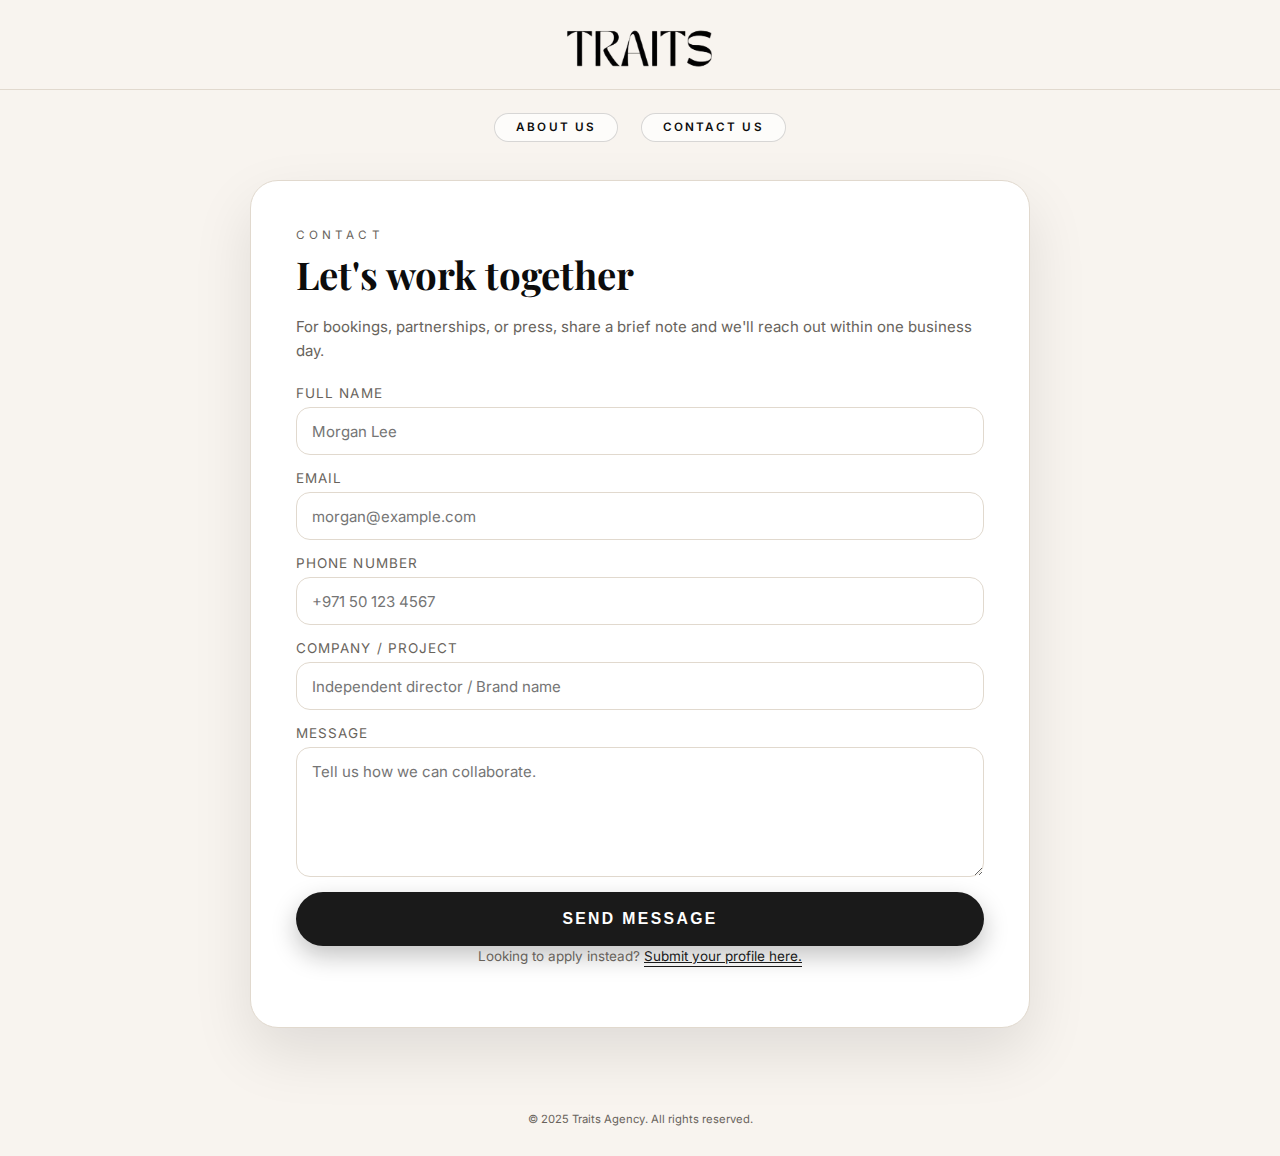
<file: contact.html>
<!DOCTYPE html>
<html lang="en">
  <head>
    <meta charset="utf-8" />
    <meta name="viewport" content="width=device-width, initial-scale=1" />
    <title>Contact - Traits Agency</title>
    <meta
      name="description"
      content="Reach out to Traits Agency for bookings, partnerships, or general inquiries."
    />
    <link rel="preconnect" href="https://fonts.googleapis.com" />
    <link rel="preconnect" href="https://fonts.gstatic.com" crossorigin />
    <link
      href="https://fonts.googleapis.com/css2?family=Inter:wght@400;500;600&family=Playfair+Display:wght@500;600&family=Prata&display=swap"
      rel="stylesheet"
    />
    <link rel="stylesheet" href="styles.css" />
  </head>
  <body>
    <div class="page-shell">
      <header class="top-nav">
        <a class="brand" href="index.html">
          <img src="traits-logo.png" alt="Traits Agency" class="brand-logo" />
        </a>
      </header>

      <main>
        <nav class="hero-nav" aria-label="Primary">
          <a href="about.html">About Us</a>
          <a href="contact.html">Contact Us</a>
        </nav>
        <section class="form-section">
          <div class="form-card">
            <p class="eyebrow">Contact</p>
            <h1>Let's work together</h1>
            <p>
              For bookings, partnerships, or press, share a brief note and we'll reach out within one
              business day.
            </p>

            <form class="form-grid" action="#" method="post">
              <label>
                Full name
                <input type="text" name="name" required placeholder="Morgan Lee" />
              </label>
              <label>
                Email
                <input type="email" name="email" required placeholder="morgan@example.com" />
              </label>
              <label>
                Phone number
                <input
                  type="tel"
                  name="phone"
                  required
                  placeholder="+971 50 123 4567"
                  pattern="^\\+971.*$"
                  title="Enter a phone number that starts with +971"
                />
              </label>
              <label>
                Company / Project
                <input type="text" name="company" placeholder="Independent director / Brand name" />
              </label>
              <label>
                Message
                <textarea name="message" required placeholder="Tell us how we can collaborate."></textarea>
              </label>
              <button type="submit" class="btn btn-primary">Send message</button>
            </form>

            <p class="form-footnote">
              Looking to apply instead? <a href="apply.html">Submit your profile here.</a>
            </p>
          </div>
        </section>
      </main>

      <footer class="page-footer">
        <small>&copy; 2025 Traits Agency. All rights reserved.</small>
      </footer>
    </div>
  </body>
</html>
</file>
<file: styles.css>
:root {
  --bg: #f8f4ef;
  --fg: #0c0c0c;
  --muted: #68635c;
  --surface: #ffffff;
  --accent: #1a1a1a;
  --border: #e1d9ce;
  --shadow: 0 25px 60px rgba(13, 13, 13, 0.1);
  --max-width: 1100px;
  font-size: 15px;
}

*,
*::before,
*::after {
  box-sizing: border-box;
}

body {
  margin: 0;
  font-family: 'Inter', -apple-system, BlinkMacSystemFont, 'Segoe UI', sans-serif;
  background: var(--bg);
  color: var(--fg);
  min-height: 100vh;
}

.page-shell {
  min-height: 100vh;
  display: flex;
  flex-direction: column;
}

.top-nav {
  display: flex;
  justify-content: flex-end;
  align-items: center;
  padding: 1.5rem 6vw;
  position: sticky;
  top: 0;
  z-index: 10;
  background: linear-gradient(180deg, rgba(248, 244, 239, 0.9), rgba(248, 244, 239, 0.95));
  border-bottom: 1px solid var(--border);
  position: relative;
  min-height: 90px;
}

.brand,
.brand:link,
.brand:visited,
.brand:hover {
  display: inline-flex;
  align-items: center;
  justify-content: center;
  text-decoration: none;
  color: inherit;
  position: absolute;
  left: 50%;
  transform: translateX(-50%);
}

.brand-logo {
  width: 180px;
  height: auto;
  display: block;
}

.hero {
  margin: 1.5rem 6vw 2rem;
  min-height: 60vh;
  border-radius: 32px;
  background-image: linear-gradient(
      180deg,
      rgba(8, 8, 8, 0.4),
      rgba(8, 8, 8, 0.65)
    ),
    url('https://images.unsplash.com/photo-1524504388940-b1c1722653e1?auto=format&fit=crop&w=1400&q=80');
  background-size: cover;
  background-position: center;
  display: flex;
  align-items: flex-end;
  padding: 4rem 4rem 3rem;
  color: #fdfaf7;
  position: relative;
  overflow: hidden;
}

.hero-nav {
  display: flex;
  justify-content: center;
  gap: 1.5rem;
  text-transform: uppercase;
  letter-spacing: 0.18em;
  font-size: 0.78rem;
  font-weight: 600;
  margin: 1.5rem auto 1rem;
  color: var(--fg);
}

.hero-nav a {
  color: inherit;
  text-decoration: none;
  border: 1px solid rgba(0, 0, 0, 0.15);
  border-radius: 999px;
  padding: 0.45rem 1.4rem;
  background: rgba(255, 255, 255, 0.7);
  transition: transform 0.2s ease, border-color 0.2s ease, background 0.2s ease;
}

.hero-nav a:hover {
  transform: translateY(-2px);
  border-color: var(--accent);
  background: #fff;
}

.hero-inner {
  max-width: var(--max-width);
}

.hero h1 {
  font-family: 'Playfair Display', 'Times New Roman', serif;
  font-size: clamp(2.4rem, 3.5vw, 3.4rem);
  margin: 0.5rem 0;
  letter-spacing: 0.03em;
}

.hero p {
  max-width: 38rem;
  font-size: 1rem;
  margin: 0;
  color: rgba(255, 255, 255, 0.85);
}

.eyebrow {
  text-transform: uppercase;
  letter-spacing: 0.35em;
  font-size: 0.78rem;
  margin: 0;
}

.about-hero {
  width: min(var(--max-width), 92vw);
  margin: 4rem auto 2rem;
  background: var(--surface);
  border-radius: 32px;
  border: 1px solid var(--border);
  padding: 3rem;
  box-shadow: var(--shadow);
}

.about-hero h1 {
  font-family: 'Playfair Display', 'Times New Roman', serif;
  font-size: clamp(2.1rem, 3.5vw, 2.8rem);
  margin: 0.5rem 0 1rem;
}

.about-hero p {
  max-width: 48rem;
  color: var(--muted);
  font-size: 1rem;
  margin: 0;
}

.about-grid {
  width: min(var(--max-width), 92vw);
  margin: 0 auto 4rem;
  display: grid;
  gap: 1.5rem;
}

@media (min-width: 768px) {
  .about-grid {
    grid-template-columns: repeat(3, 1fr);
  }
}

.about-grid article {
  background: var(--surface);
  border: 1px solid var(--border);
  border-radius: 24px;
  padding: 2rem;
  box-shadow: var(--shadow);
}

.about-grid h2 {
  font-family: 'Playfair Display', 'Times New Roman', serif;
  margin-top: 0;
}

.about-grid p {
  color: var(--muted);
  margin-bottom: 0;
}

.hero-actions {
  margin: 1.5rem auto 4rem;
  width: min(var(--max-width), 92vw);
}

.cta-panel {
  padding: 0;
  display: flex;
  gap: 2.5rem;
  justify-content: center;
  flex-wrap: wrap;
}

.btn {
  display: inline-flex;
  align-items: center;
  justify-content: center;
  border-radius: 999px;
  padding: 1.2rem 3.6rem;
  font-size: 1.05rem;
  letter-spacing: 0.15em;
  text-transform: uppercase;
  font-weight: 600;
  transition: transform 0.2s ease;
  text-decoration: none;
}

.btn-primary {
  background: var(--accent);
  color: #fff;
  border: none;
  box-shadow: 0 10px 25px rgba(14, 14, 14, 0.25);
}

.btn-outline {
  background: transparent;
  border: 1px solid var(--accent);
  color: var(--accent);
}

.btn:hover {
  transform: translateY(-2px);
}

.page-footer {
  margin-top: auto;
  padding: 1.5rem 6vw 2rem;
  text-align: center;
  font-size: 0.9rem;
  color: var(--muted);
}

.form-section {
  padding: 4rem 6vw;
}

.hero-nav + .about-hero,
.hero-nav + .form-section {
  margin-top: 0.6rem;
}

.hero-nav + .about-hero {
  margin-top: 2.5rem;
  padding-top: 2.5rem;
}

.hero-nav + .form-section {
  padding-top: 1.5rem;
}

.form-card {
  background: var(--surface);
  border: 1px solid var(--border);
  border-radius: 28px;
  padding: 3rem;
  max-width: 780px;
  margin: 0 auto;
  box-shadow: var(--shadow);
}

.form-card h1 {
  font-family: 'Playfair Display', 'Times New Roman', serif;
  font-size: clamp(2.2rem, 3vw, 3rem);
  margin: 0.25rem 0 1rem;
}

.form-card p {
  margin-top: 0;
  color: var(--muted);
  line-height: 1.6;
}

.form-grid {
  display: grid;
  gap: 1rem;
  margin-top: 1.5rem;
}

.form-grid.two-column {
  grid-template-columns: repeat(auto-fit, minmax(240px, 1fr));
  gap: 1rem;
}

.form-grid.two-column label {
  width: 100%;
}

.form-grid label {
  display: flex;
  flex-direction: column;
  font-size: 0.9rem;
  letter-spacing: 0.08em;
  text-transform: uppercase;
  color: var(--muted);
  gap: 0.4rem;
}

.form-grid input,
.form-grid textarea,
.form-grid select {
  border: 1px solid var(--border);
  border-radius: 14px;
  padding: 0.9rem 1rem;
  font-size: 1rem;
  font-family: inherit;
  background: #fff;
  color: var(--fg);
}

.form-grid select {
  appearance: none;
  -webkit-appearance: none;
  background-image: url('data:image/svg+xml;utf8,<svg xmlns="http://www.w3.org/2000/svg" width="12" height="8" viewBox="0 0 12 8"><path d="M1 1l5 5 5-5" stroke="%231a1a1a" stroke-width="2" fill="none" stroke-linecap="round" /></svg>');
  background-repeat: no-repeat;
  background-position: calc(100% - 16px) center;
  background-size: 12px;
}

.form-grid select[multiple] {
  background-image: none;
  min-height: 180px;
  padding-right: 0.75rem;
}

.form-grid textarea {
  min-height: 130px;
  resize: vertical;
}

.form-grid input[type='file'] {
  padding: 0.6rem 1rem;
  display: none;
}

.family-section {
  margin-top: 2rem;
  border-top: 1px solid var(--border);
  padding-top: 2rem;
  display: flex;
  flex-direction: column;
  gap: 1.5rem;
}

.family-header {
  display: flex;
  justify-content: space-between;
  gap: 1rem;
  flex-wrap: wrap;
  align-items: flex-end;
}

.family-header h2 {
  margin: 0.3rem 0;
  font-size: 1.5rem;
  font-family: 'Playfair Display', 'Times New Roman', serif;
}

.add-member-btn {
  min-width: 210px;
}

.family-members {
  display: flex;
  flex-direction: column;
  gap: 1rem;
}

.family-members::before {
  content: attr(data-empty-text);
  font-size: 0.9rem;
  color: var(--muted);
  font-style: italic;
  display: block;
}

.family-members.has-members::before {
  content: '';
  display: none;
}

.family-member {
  border: 1px solid var(--border);
  border-radius: 22px;
  padding: 1.5rem;
  background: var(--surface);
  box-shadow: 0 8px 20px rgba(12, 12, 12, 0.05);
  display: flex;
  flex-direction: column;
  gap: 1rem;
}

.member-head {
  display: flex;
  justify-content: space-between;
  gap: 1rem;
  align-items: center;
}

.member-head p {
  margin: 0;
  font-weight: 600;
  letter-spacing: 0.08em;
}

.member-head small {
  color: var(--muted);
}

.remove-member {
  border: none;
  background: transparent;
  font-size: 1.5rem;
  cursor: pointer;
  color: var(--muted);
  line-height: 1;
}

.member-grid {
  display: grid;
  grid-template-columns: repeat(auto-fit, minmax(200px, 1fr));
  gap: 1rem;
  margin-top: 0;
}


.form-grid label.checkbox {
  display: flex;
  flex-direction: row;
  align-items: center;
  gap: 0.6rem;
  margin-top: 1rem;
}

.form-grid label.checkbox input {
  width: 1.1rem;
  height: 1.1rem;
}

.form-grid label.checkbox span {
  font-size: 0.78rem;
  line-height: 1.4;
  text-transform: none;
  letter-spacing: normal;
  flex: 1;
}

.field-label {
  display: inline-flex;
  align-items: center;
  gap: 0.25rem;
}

.required-star {
  color: #d62828;
  margin-left: 0.15rem;
}

.field-hint {
  display: block;
  margin-top: 0.35rem;
  font-size: 0.75rem;
  color: var(--muted);
}

.language-select {
  display: flex;
  flex-direction: column;
  gap: 0.4rem;
  position: relative;
}

.language-select-label {
  font-size: 0.85rem;
  letter-spacing: 0.08em;
  text-transform: uppercase;
  color: var(--muted);
}

.language-select-input {
  border: 1px solid var(--border);
  border-radius: 14px;
  padding: 0.55rem 1rem;
  display: flex;
  align-items: center;
  gap: 0.5rem;
  min-height: 50px;
  cursor: pointer;
  position: relative;
}

.language-select-tags {
  display: flex;
  flex-wrap: wrap;
  gap: 0.35rem;
  flex: 1;
}

.language-select-tags:empty {
  display: none;
}

.language-select-placeholder {
  color: var(--muted);
  font-size: 0.95rem;
  flex: 1;
  min-width: 0;
  line-height: 1.3;
}

.language-select .language-select-placeholder.is-hidden {
  display: none;
}

.language-tag {
  background: var(--bg);
  border-radius: 999px;
  padding: 0.15rem 0.75rem;
  font-size: 0.8rem;
  display: inline-flex;
  align-items: center;
  gap: 0.35rem;
  border: 1px solid var(--border);
}

.language-tag button {
  border: none;
  background: transparent;
  font-size: 1rem;
  cursor: pointer;
  color: var(--muted);
  line-height: 1;
}

.language-select-arrow {
  width: 10px;
  height: 6px;
  background-image: url('data:image/svg+xml;utf8,<svg xmlns="http://www.w3.org/2000/svg" width="10" height="6" viewBox="0 0 10 6"><path d="M1 1l4 4 4-4" stroke="%231a1a1a" stroke-width="1.5" fill="none" stroke-linecap="round"/></svg>');
  background-repeat: no-repeat;
  background-position: center;
  flex-shrink: 0;
}

.language-select-menu {
  border: 1px solid var(--border);
  border-radius: 14px;
  padding: 0.75rem;
  display: grid;
  grid-template-columns: repeat(auto-fill, minmax(120px, 1fr));
  gap: 0.35rem;
  max-height: 260px;
  overflow-y: auto;
  background: var(--surface);
  box-shadow: var(--shadow);
  position: absolute;
  top: calc(100% + 0.4rem);
  left: 0;
  right: 0;
  display: none;
  z-index: 5;
}

.language-select-menu button {
  border: 1px solid var(--border);
  background: #fff;
  border-radius: 999px;
  padding: 0.4rem 0.8rem;
  font-size: 0.8rem;
  cursor: pointer;
}

.language-select-menu button.is-selected {
  background: var(--accent);
  color: #fff;
  border-color: var(--accent);
}

.language-select.is-open .language-select-input {
  border-color: var(--accent);
}

.language-select.is-open .language-select-menu {
  display: grid;
}

.drop-group {
  display: flex;
  flex-direction: column;
  gap: 0.5rem;
}

.dropzone {
  border: 1.5px dashed var(--border);
  border-radius: 18px;
  padding: 1.5rem;
  display: flex;
  justify-content: center;
  align-items: center;
  text-align: center;
  cursor: pointer;
  transition: border-color 0.2s ease, background 0.2s ease;
}

.dropzone-text {
  color: var(--muted);
  font-size: 0.95rem;
}

.dropzone.is-dragover {
  border-color: var(--accent);
  background: rgba(26, 26, 26, 0.03);
}

.form-status {
  margin-top: 1.25rem;
  padding: 0.85rem 1.1rem;
  border-radius: 16px;
  font-weight: 500;
  line-height: 1.4;
  background: rgba(26, 26, 26, 0.04);
  color: var(--fg);
}

.form-status[hidden] {
  display: none;
}

.form-status.is-info {
  background: rgba(26, 26, 26, 0.08);
}

.form-status.is-success {
  background: #e8f4ec;
  color: #0c5132;
}

.form-status.is-error {
  background: #fdeceb;
  color: #8a1c1c;
}

.form-footnote {
  margin-top: 1rem;
  font-size: 0.9rem;
  text-align: center;
  color: var(--muted);
}

.form-footnote a {
  color: var(--accent);
  border-bottom: 1px solid var(--accent);
  padding-bottom: 2px;
}

@media (max-width: 720px) {
  .top-nav {
    flex-direction: column;
    justify-content: center;
    padding: 1.2rem 1.5rem;
    min-height: auto;
  }

  .brand,
  .brand:link,
  .brand:visited,
  .brand:hover {
    position: static;
    transform: none;
    margin-bottom: 0.6rem;
  }

  .hero {
    margin: 2rem 1.5rem;
    padding: 5rem 2rem 3rem;
  }

  .hero-nav {
    justify-content: center;
    flex-wrap: wrap;
    gap: 0.9rem;
    margin: 1rem auto 0.5rem;
    letter-spacing: 0.15em;
  }

  .hero-nav {
    position: static;
    transform: none;
    width: 100%;
    justify-content: center;
    flex-wrap: wrap;
    gap: 0.9rem;
    margin-bottom: 1rem;
    letter-spacing: 0.2em;
  }

  .form-section {
    padding: 2.5rem 1.5rem;
  }

  .form-card {
    padding: 2rem;
  }

  .hero-actions {
    width: 100%;
    padding: 0 1.5rem;
    margin-bottom: 3rem;
  }

  .cta-panel {
    flex-direction: column;
    gap: 1rem;
    align-items: stretch;
  }

  .btn {
    width: 100%;
  }

  nav {
    width: 100%;
    justify-content: center;
  }
}
</file>
